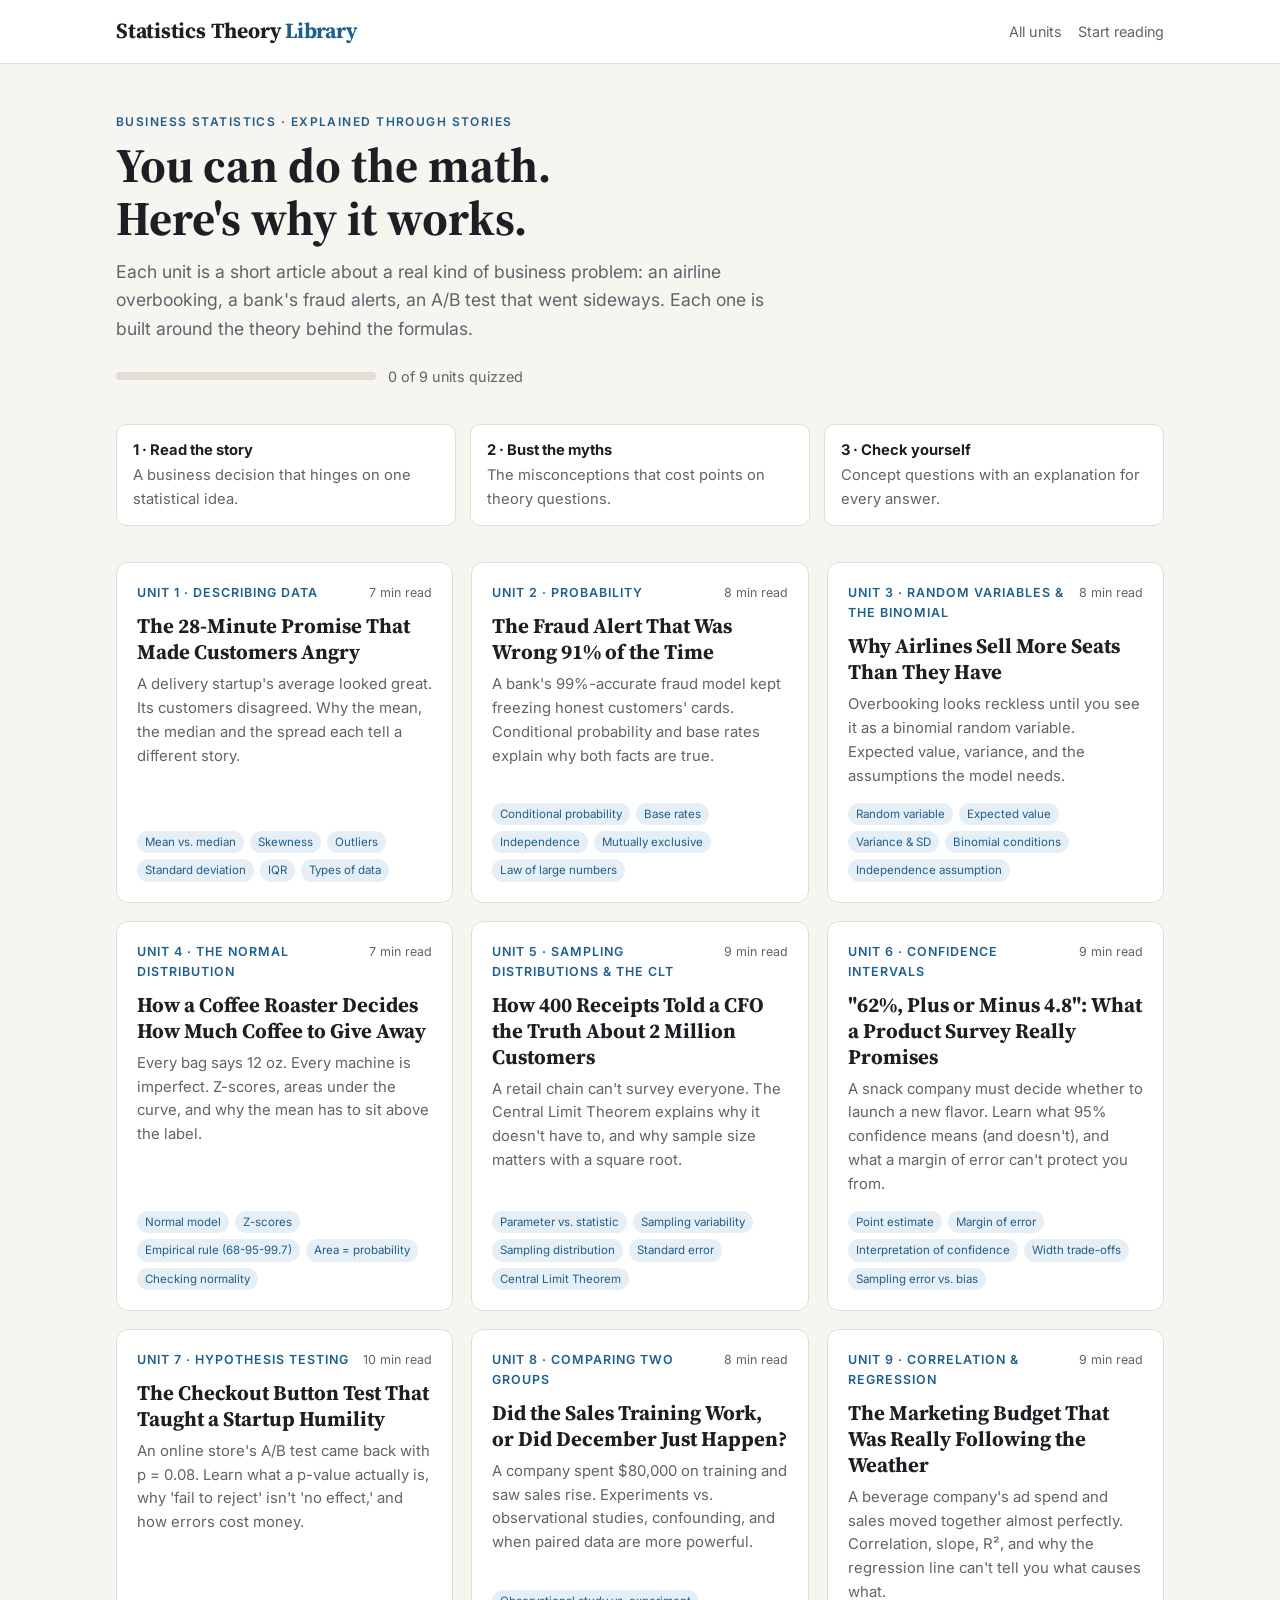
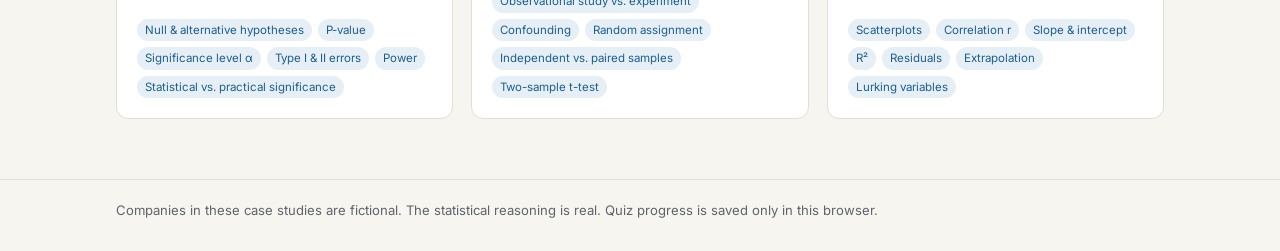
<file: stats/index.html>
<!DOCTYPE html>
<!--
  Author: Jack Huarte
  Statistics Theory Library: business stories that explain statistics theory.
  Articles live in articles.js; app.js builds the pages from them.
-->
<html lang="en">
<head>
<meta charset="utf-8">
<meta name="viewport" content="width=device-width, initial-scale=1">
<title>Statistics Theory Library</title>
<link rel="preconnect" href="https://fonts.googleapis.com">
<link href="https://fonts.googleapis.com/css2?family=Inter:wght@400;600;700&family=Source+Serif+4:ital,wght@0,400;0,700;1,400&display=swap" rel="stylesheet">
<link rel="stylesheet" href="stats.css">
</head>
<body>

<header class="masthead">
  <div class="wrap">
    <a class="brand" href="index.html">Statistics Theory <span>Library</span></a>
    <nav><a href="index.html">All units</a><a class="hide-sm" href="article.html?id=describing-data">Start reading</a></nav>
  </div>
</header>

<main class="wrap">
  <section class="hero">
    <div class="kicker">Business statistics · explained through stories</div>
    <h1>You can do the math. Here's why it works.</h1>
    <p>Each unit is a short article about a real kind of business problem: an airline overbooking, a bank's fraud alerts, an A/B test that went sideways. Each one is built around the theory behind the formulas.</p>
    <div class="progress-bar">
      <div class="progress-track"><div class="progress-fill" id="progressFill"></div></div>
      <span id="progressText"></span>
    </div>
  </section>

  <div class="how">
    <div><b>1 · Read the story</b>A business decision that hinges on one statistical idea.</div>
    <div><b>2 · Bust the myths</b>The misconceptions that cost points on theory questions.</div>
    <div><b>3 · Check yourself</b>Concept questions with an explanation for every answer.</div>
  </div>

  <div class="grid" id="grid"></div>
</main>

<footer class="site"><div class="wrap">Companies in these case studies are fictional. The statistical reasoning is real. Quiz progress is saved only in this browser.</div></footer>

<script src="articles.js"></script>
<script src="app.js"></script>
</body>
</html>
</file>
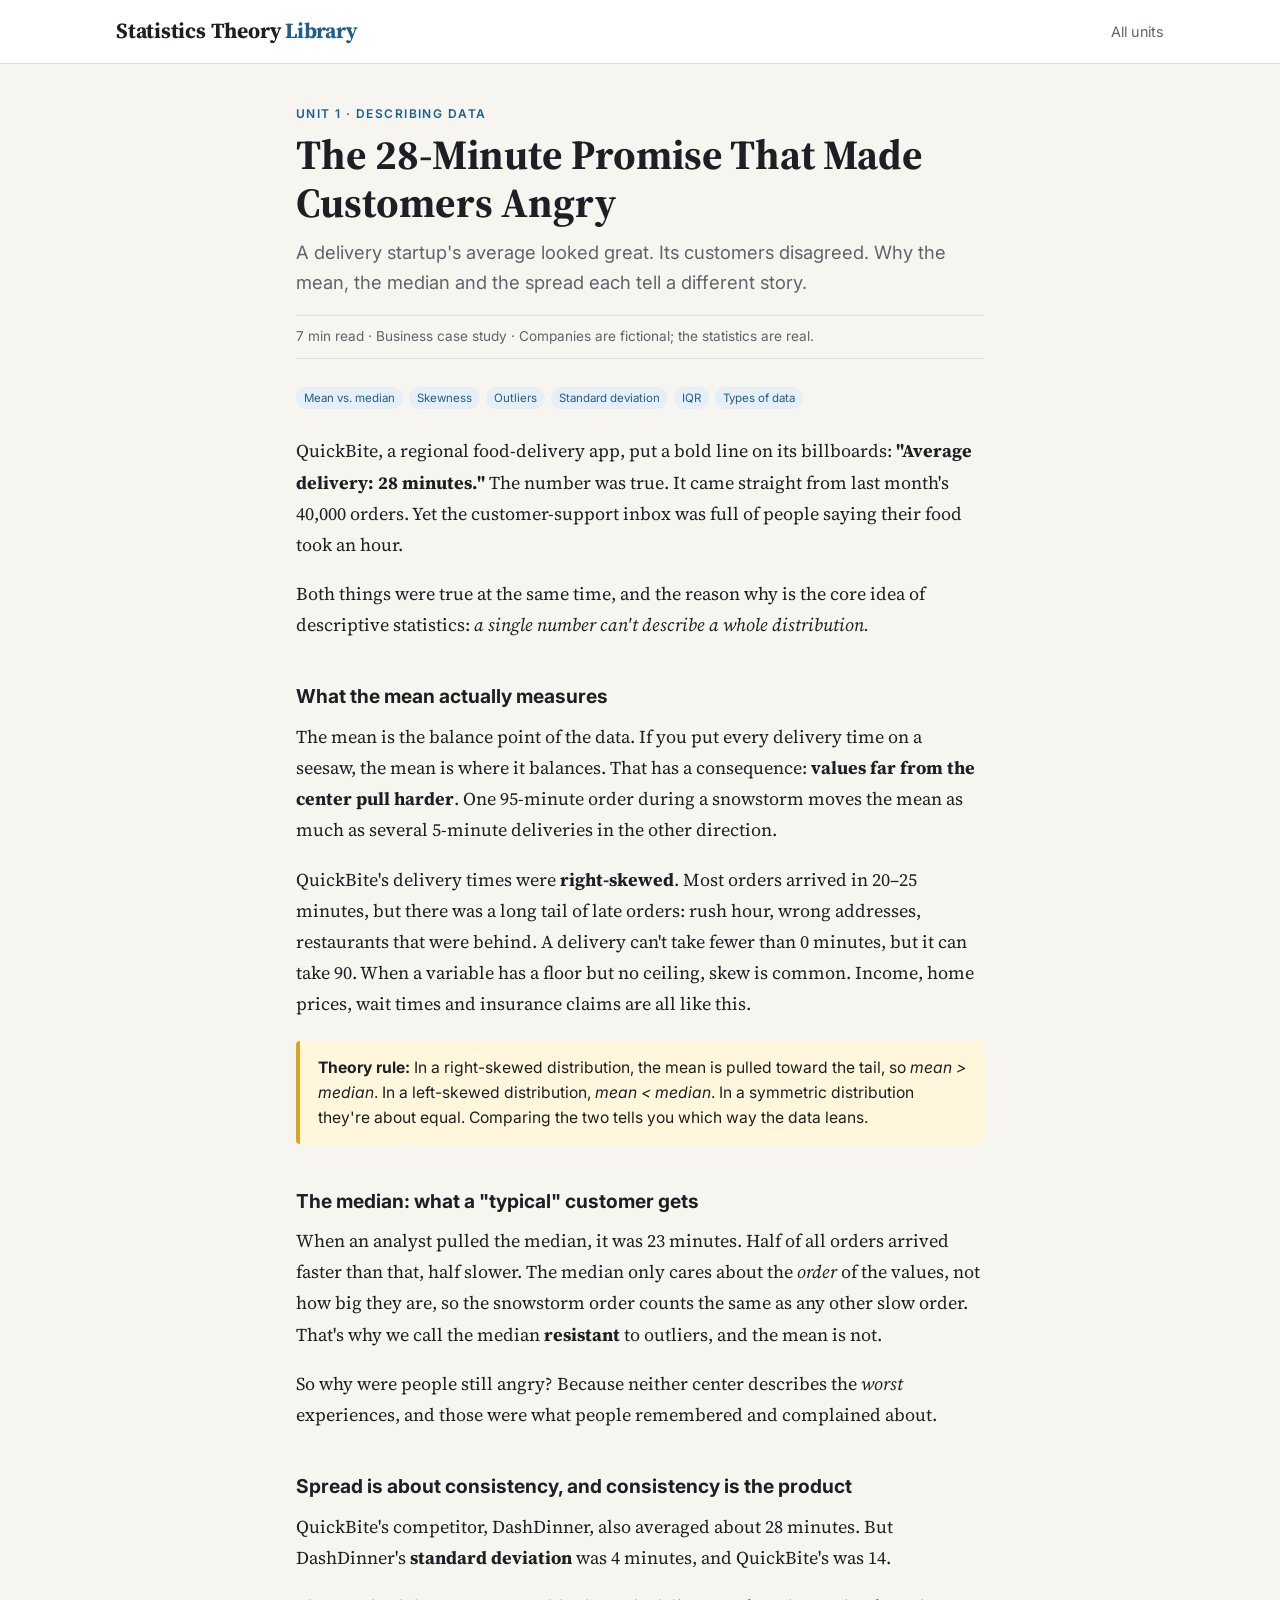
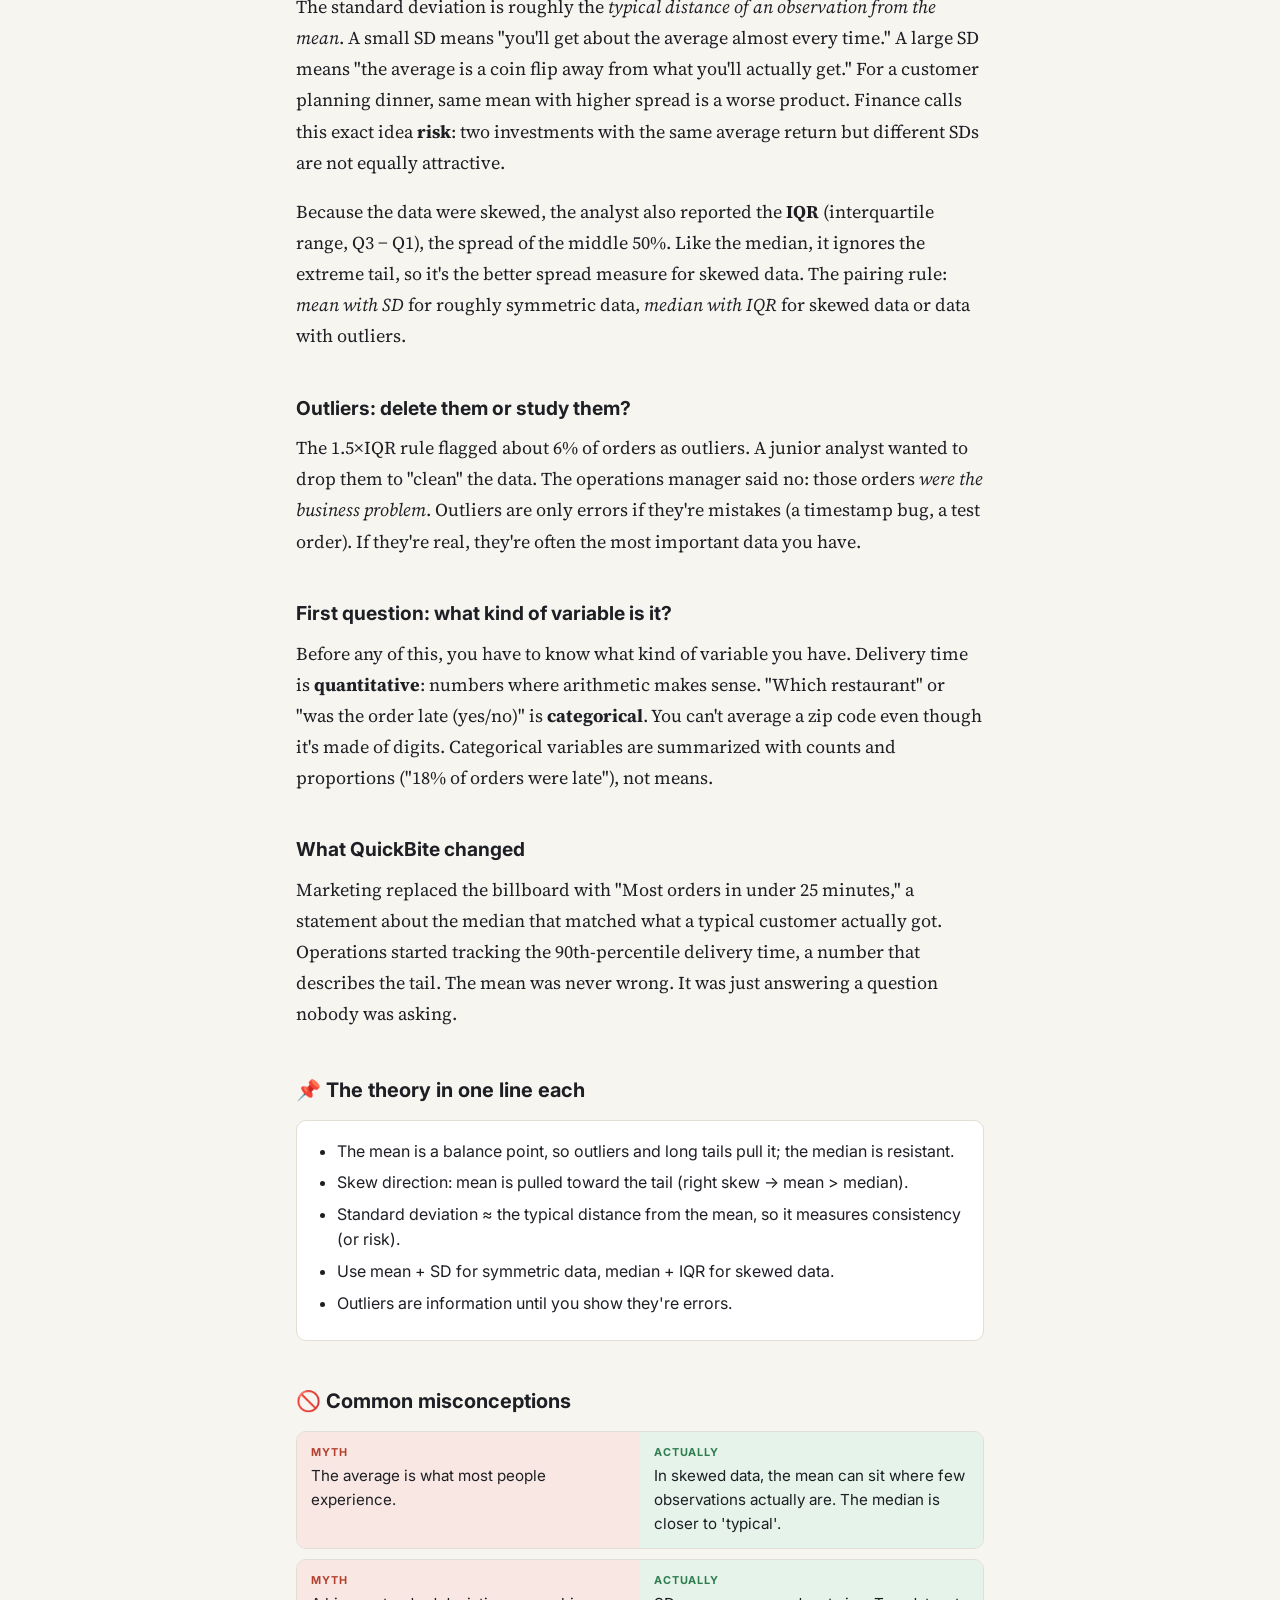
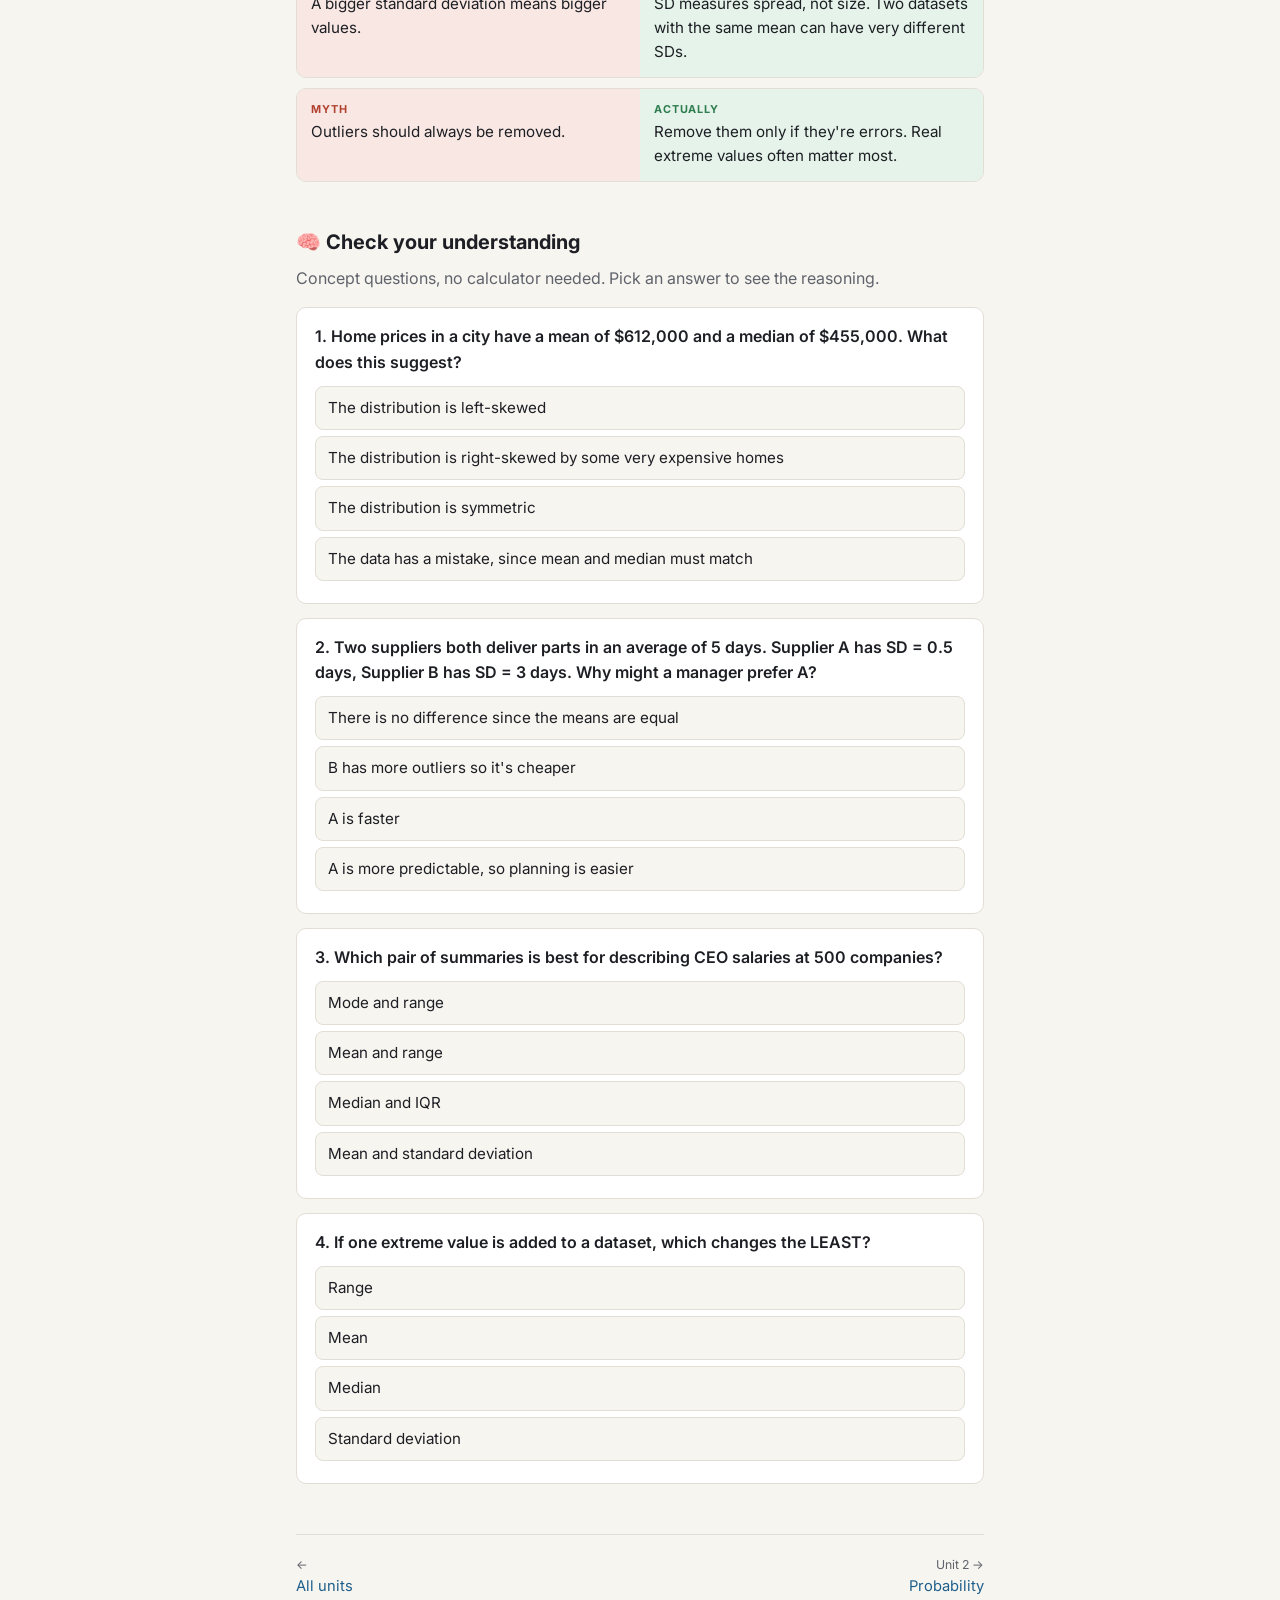
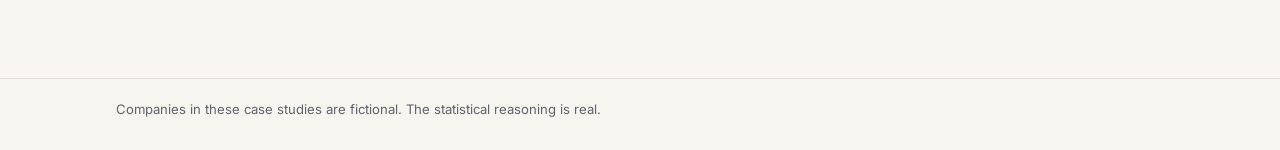
<file: stats/article.html>
<!DOCTYPE html>
<!--
  Author: Jack Huarte
  One template for every article. The ?id= in the link picks which
  article from articles.js is shown.
-->
<html lang="en">
<head>
<meta charset="utf-8">
<meta name="viewport" content="width=device-width, initial-scale=1">
<title>Article · Statistics Theory Library</title>
<link rel="preconnect" href="https://fonts.googleapis.com">
<link href="https://fonts.googleapis.com/css2?family=Inter:wght@400;600;700&family=Source+Serif+4:ital,wght@0,400;0,700;1,400&display=swap" rel="stylesheet">
<link rel="stylesheet" href="stats.css">
</head>
<body>

<header class="masthead">
  <div class="wrap">
    <a class="brand" href="index.html">Statistics Theory <span>Library</span></a>
    <nav><a href="index.html">All units</a></nav>
  </div>
</header>

<main>
  <article class="article" id="article"></article>
</main>

<footer class="site"><div class="wrap">Companies in these case studies are fictional. The statistical reasoning is real.</div></footer>

<script src="articles.js"></script>
<script src="app.js"></script>
</body>
</html>
</file>
<file: stats/stats.css>
/* =====================================================================
   stats.css · Statistics Theory Library
   Colors are tokens, redefined for dark mode below.
   ===================================================================== */

:root {
  --bg: #f7f5f0;
  --surface: #ffffff;
  --ink: #1d1f24;
  --muted: #5f636b;
  --line: #e2ded5;
  --accent: #1f5f8b;
  --accent-soft: #e6eff6;
  --good: #2e7d4f;
  --good-soft: #e5f3ea;
  --bad: #b3412f;
  --bad-soft: #f8e7e3;
  --callout: #fff6dc;
  --callout-line: #d9a520;
  --serif: "Source Serif 4", Georgia, "Times New Roman", serif;
  --sans: "Inter", system-ui, -apple-system, "Segoe UI", sans-serif;
}
@media (prefers-color-scheme: dark) {
  :root:not([data-theme="light"]) {
    --bg: #16181c; --surface: #1f2228; --ink: #e8e6e1; --muted: #a2a6ad;
    --line: #33373f; --accent: #7db8e0; --accent-soft: #1f3040;
    --good: #6fcf97; --good-soft: #1c3226; --bad: #f08c78; --bad-soft: #3a2420;
    --callout: #2c2818; --callout-line: #c9a43a;
  }
}
:root[data-theme="dark"] {
  --bg: #16181c; --surface: #1f2228; --ink: #e8e6e1; --muted: #a2a6ad;
  --line: #33373f; --accent: #7db8e0; --accent-soft: #1f3040;
  --good: #6fcf97; --good-soft: #1c3226; --bad: #f08c78; --bad-soft: #3a2420;
  --callout: #2c2818; --callout-line: #c9a43a;
}

* { box-sizing: border-box; }
body {
  margin: 0;
  background: var(--bg);
  color: var(--ink);
  font-family: var(--sans);
  line-height: 1.6;
}
a { color: var(--accent); }
.wrap { max-width: 1080px; margin: 0 auto; padding: 0 16px; }

/* masthead */
.masthead { border-bottom: 1px solid var(--line); background: var(--surface); }
.masthead .wrap { display: flex; align-items: center; justify-content: space-between; gap: 12px; padding-top: 14px; padding-bottom: 14px; }
.brand { font-family: var(--serif); font-size: 1.35rem; font-weight: 700; color: var(--ink); text-decoration: none; letter-spacing: -0.01em; }
.brand span { color: var(--accent); }
.masthead nav { display: flex; gap: 16px; font-size: 0.9rem; }
.masthead nav a { color: var(--muted); text-decoration: none; white-space: nowrap; }
.brand { white-space: nowrap; }
@media (max-width: 480px) {
  .brand { font-size: 1.12rem; }
  .masthead nav .hide-sm { display: none; }
}
.masthead nav a:hover { color: var(--ink); }

/* home */
.hero { padding: 48px 0 28px; }
.kicker { text-transform: uppercase; letter-spacing: 0.12em; font-size: 0.75rem; font-weight: 600; color: var(--accent); }
.hero h1 { font-family: var(--serif); font-size: clamp(2rem, 5vw, 3rem); line-height: 1.1; margin: 8px 0 14px; max-width: 20ch; }
.hero p { color: var(--muted); font-size: 1.1rem; max-width: 60ch; margin: 0; }
.progress-bar { margin-top: 22px; display: flex; align-items: center; gap: 12px; font-size: 0.9rem; color: var(--muted); }
#progressText { white-space: nowrap; }
.progress-track { flex: 0 1 260px; height: 8px; background: var(--line); border-radius: 99px; overflow: hidden; }
.progress-fill { height: 100%; background: var(--good); width: 0; transition: width .4s; }

.how { display: grid; grid-template-columns: repeat(auto-fit, minmax(220px, 1fr)); gap: 14px; margin: 8px 0 36px; }
.how div { background: var(--surface); border: 1px solid var(--line); border-radius: 10px; padding: 14px 16px; font-size: 0.92rem; color: var(--muted); }
.how b { display: block; color: var(--ink); margin-bottom: 2px; }

.grid { display: grid; grid-template-columns: repeat(auto-fill, minmax(300px, 1fr)); gap: 18px; padding-bottom: 60px; }
.card {
  display: flex; flex-direction: column; gap: 8px;
  background: var(--surface); border: 1px solid var(--line); border-radius: 12px;
  padding: 20px; text-decoration: none; color: inherit;
  transition: border-color .15s, transform .15s;
}
.card:hover { border-color: var(--accent); transform: translateY(-2px); }
.card .meta { display: flex; justify-content: space-between; align-items: baseline; gap: 12px; font-size: 0.78rem; color: var(--muted); }
.card .meta > :last-child { white-space: nowrap; flex-shrink: 0; }
.card .unit { font-weight: 600; color: var(--accent); text-transform: uppercase; letter-spacing: 0.08em; }
.card h2 { font-family: var(--serif); font-size: 1.3rem; line-height: 1.25; margin: 2px 0 0; }
.card p { margin: 0; color: var(--muted); font-size: 0.93rem; }
.tags { display: flex; flex-wrap: wrap; gap: 6px; margin-top: auto; padding-top: 6px; }
.tag { font-size: 0.72rem; background: var(--accent-soft); color: var(--accent); padding: 2px 8px; border-radius: 99px; }
.badge { font-size: 0.75rem; font-weight: 600; }
.badge.done { color: var(--good); }

/* article */
.article { max-width: 720px; margin: 0 auto; padding: 40px 16px 80px; }
.article header h1 { font-family: var(--serif); font-size: clamp(1.9rem, 4.5vw, 2.6rem); line-height: 1.15; margin: 8px 0 12px; }
.dek { font-size: 1.15rem; color: var(--muted); margin: 0 0 18px; }
.byline { font-size: 0.85rem; color: var(--muted); border-top: 1px solid var(--line); border-bottom: 1px solid var(--line); padding: 10px 0; margin-bottom: 28px; }
.prose { font-family: var(--serif); font-size: 1.13rem; line-height: 1.72; }
.prose h2 { font-family: var(--sans); font-size: 1.2rem; margin: 2.1em 0 0.4em; }
.prose p, .prose ul, .prose ol { margin: 0 0 1em; }
.prose li { margin-bottom: 0.35em; }
.prose em { font-style: italic; }
.callout { background: var(--callout); border-left: 4px solid var(--callout-line); padding: 14px 18px; border-radius: 4px; margin: 1.4em 0; font-family: var(--sans); font-size: 0.98rem; line-height: 1.6; }
.formula { font-family: "Cambria Math", Georgia, serif; text-align: center; font-size: 1.15rem; background: var(--surface); border: 1px solid var(--line); border-radius: 6px; padding: 10px; overflow-x: auto; }
.table-scroll { overflow-x: auto; margin: 1.2em 0; }
table.data { border-collapse: collapse; width: 100%; font-family: var(--sans); font-size: 0.9rem; background: var(--surface); }
table.data th, table.data td { border: 1px solid var(--line); padding: 8px 10px; text-align: left; vertical-align: top; }
table.data th { background: var(--accent-soft); }

.concepts { display: flex; flex-wrap: wrap; gap: 6px; margin-bottom: 26px; }

section.box { margin-top: 44px; }
section.box > h2 { font-size: 1.25rem; margin: 0 0 14px; display: flex; align-items: center; gap: 8px; }
.takeaways { background: var(--surface); border: 1px solid var(--line); border-radius: 10px; padding: 18px 22px 18px 40px; margin: 0; }
.takeaways li { margin-bottom: 6px; }
.myth { display: grid; grid-template-columns: 1fr 1fr; gap: 0; border: 1px solid var(--line); border-radius: 10px; overflow: hidden; margin-bottom: 10px; font-size: 0.95rem; }
.myth div { padding: 12px 14px; }
.myth .m { background: var(--bad-soft); }
.myth .t { background: var(--good-soft); }
.myth small { display: block; font-weight: 700; text-transform: uppercase; letter-spacing: 0.08em; font-size: 0.68rem; margin-bottom: 2px; }
.myth .m small { color: var(--bad); }
.myth .t small { color: var(--good); }
@media (max-width: 560px) { .myth { grid-template-columns: 1fr; } }

/* quiz */
.q { background: var(--surface); border: 1px solid var(--line); border-radius: 10px; padding: 16px 18px; margin-bottom: 14px; }
.q p.stem { margin: 0 0 10px; font-weight: 600; }
.q button.opt {
  display: block; width: 100%; text-align: left; font: inherit; font-size: 0.95rem;
  background: var(--bg); color: var(--ink); border: 1px solid var(--line); border-radius: 8px;
  padding: 9px 12px; margin-bottom: 6px; cursor: pointer;
}
.q button.opt:hover:not(:disabled) { border-color: var(--accent); }
.q button.opt:disabled { cursor: default; }
.q button.opt.right { background: var(--good-soft); border-color: var(--good); }
.q button.opt.wrong { background: var(--bad-soft); border-color: var(--bad); }
.q .why { display: none; font-size: 0.92rem; margin-top: 8px; padding: 10px 12px; border-radius: 8px; background: var(--accent-soft); }
.q.answered .why { display: block; }
.score { font-weight: 600; margin-top: 8px; }
.btn { font: inherit; font-size: 0.9rem; background: var(--accent); color: var(--surface); border: 0; border-radius: 8px; padding: 8px 14px; cursor: pointer; }
.btn.ghost { background: transparent; color: var(--accent); border: 1px solid var(--accent); }

.pager { display: flex; justify-content: space-between; gap: 12px; margin-top: 50px; border-top: 1px solid var(--line); padding-top: 20px; font-size: 0.92rem; }
.pager a { text-decoration: none; max-width: 48%; }
.pager small { display: block; color: var(--muted); }

/* simulation widgets */
.sim { background: var(--surface); border: 1px solid var(--line); border-radius: 12px; padding: 18px; margin: 1.6em 0; font-family: var(--sans); font-size: 0.92rem; }
.sim h3 { margin: 0 0 4px; font-size: 1rem; }
.sim .note { color: var(--muted); margin: 0 0 12px; }
.sim .controls { display: flex; flex-wrap: wrap; gap: 10px; align-items: center; margin-bottom: 12px; }
.sim label { display: flex; gap: 6px; align-items: center; }
.sim select { font: inherit; padding: 4px 6px; border-radius: 6px; border: 1px solid var(--line); background: var(--bg); color: var(--ink); }
.sim .panels { display: grid; grid-template-columns: 1fr 1fr; gap: 14px; }
@media (max-width: 600px) { .sim .panels { grid-template-columns: 1fr; } }
.sim .panel-title { font-size: 0.8rem; color: var(--muted); margin-bottom: 4px; }
.sim svg { width: 100%; height: auto; display: block; }
.sim .stats { margin-top: 10px; color: var(--muted); }
.sim .stats b { color: var(--ink); }

footer.site { border-top: 1px solid var(--line); color: var(--muted); font-size: 0.82rem; padding: 20px 0 30px; }
</file>
